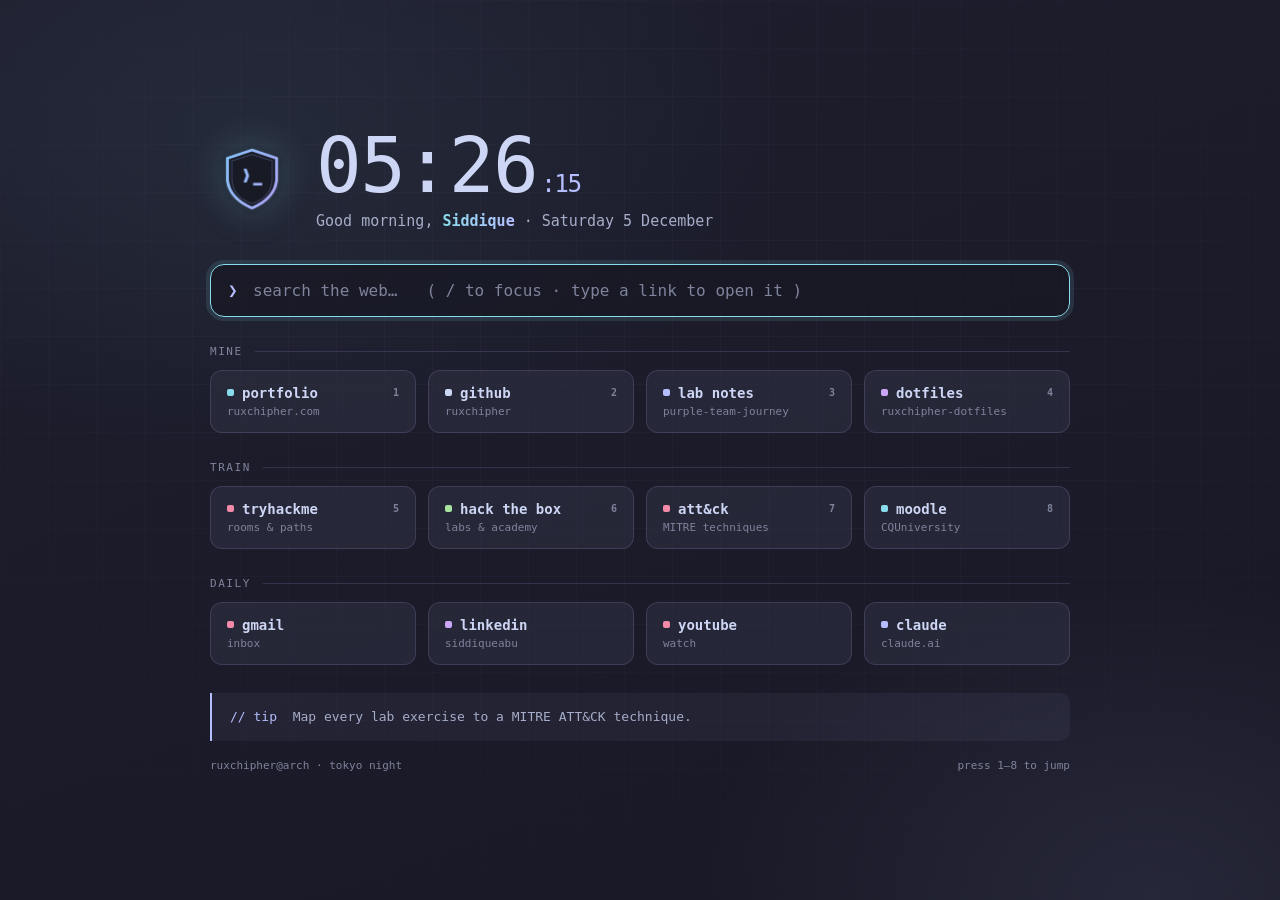
<file: .local/share/ruxchipher/startpage/index.html>
<!DOCTYPE html>
<html lang="en">
<head>
<meta charset="UTF-8">
<meta name="viewport" content="width=device-width, initial-scale=1.0">
<title>ruxchipher · start</title>
<link rel="icon" href="[data-uri]">
<style>
  :root {
    --bg: #1e1e2e; --bg2: #181825; --panel: rgba(49,50,68, 0.55); --line: rgba(203,166,247, 0.16);
    --fg: #cdd6f4; --sub: #a6adc8; --muted: #7f849c;
    --cyan: #89dceb; --blue: #cba6f7; --purple: #b4befe; --green: #a6e3a1; --red: #f38ba8;
    --mono: "JetBrainsMono Nerd Font", "JetBrains Mono", ui-monospace, monospace;
  }
  * { box-sizing: border-box; margin: 0; padding: 0; }
  html, body { height: 100%; }
  body {
    background: radial-gradient(ellipse 70% 60% at 20% 15%, rgba(137,220,235, 0.07), transparent 60%),
                radial-gradient(ellipse 60% 60% at 90% 100%, rgba(180,190,254, 0.09), transparent 60%),
                linear-gradient(160deg, var(--bg), var(--bg2));
    color: var(--fg); font-family: var(--mono);
    display: flex; align-items: center; justify-content: center; padding: 32px 16px;
    overflow-x: hidden;
  }
  body::before {
    content: ""; position: fixed; inset: 0; pointer-events: none;
    background-image: linear-gradient(rgba(203,166,247, 0.035) 1px, transparent 1px),
                      linear-gradient(90deg, rgba(203,166,247, 0.035) 1px, transparent 1px);
    background-size: 48px 48px;
    mask-image: radial-gradient(ellipse 80% 70% at 50% 40%, #000 30%, transparent 100%);
  }
  main { width: min(860px, 100%); position: relative; animation: rise 0.7s cubic-bezier(.22, 1, .36, 1); }
  @keyframes rise { from { opacity: 0; transform: translateY(14px); } }

  header { display: flex; align-items: center; gap: 22px; }
  header img { width: 84px; height: 84px; filter: drop-shadow(0 0 18px rgba(137,220,235, 0.25)); }
  .clock { font-size: clamp(48px, 9vw, 76px); font-weight: 200; line-height: 1; letter-spacing: -0.02em; }
  .clock .s { font-size: 0.32em; color: var(--purple); margin-left: 4px; }
  .hello { margin-top: 8px; color: var(--sub); font-size: 15px; }
  .hello b {
    background: linear-gradient(90deg, var(--cyan), var(--purple)); -webkit-background-clip: text; background-clip: text;
    color: transparent; font-weight: 700;
  }

  form { margin-top: 34px; position: relative; }
  form span { position: absolute; left: 18px; top: 50%; transform: translateY(-50%); color: var(--purple); }
  input {
    width: 100%; font: inherit; font-size: 16px; color: var(--fg);
    padding: 16px 18px 16px 42px; border-radius: 14px; border: 1px solid var(--line);
    background: rgba(24,24,37, 0.75); outline: none; transition: border-color .25s, box-shadow .25s;
  }
  input::placeholder { color: var(--muted); }
  input:focus { border-color: var(--cyan); box-shadow: 0 0 0 4px rgba(137,220,235, 0.12); }

  .grid { margin-top: 26px; display: grid; grid-template-columns: repeat(4, 1fr); gap: 12px; }
  .grid a {
    text-decoration: none; color: var(--fg); padding: 14px 16px; border-radius: 12px;
    background: var(--panel); border: 1px solid var(--line); display: flex; flex-direction: column; gap: 4px;
    transition: transform .25s cubic-bezier(.22, 1, .36, 1), border-color .25s, background .25s;
  }
  .grid a:hover, .grid a:focus-visible { transform: translateY(-3px); border-color: var(--c, var(--cyan)); background: rgba(49,50,68, 0.8); outline: none; }
  .grid .t { font-size: 14px; font-weight: 700; display: flex; align-items: center; gap: 8px; }
  .grid .t::before { content: ""; width: 7px; height: 7px; border-radius: 2px; background: var(--c, var(--cyan)); }
  .grid .d { font-size: 11px; color: var(--muted); white-space: nowrap; overflow: hidden; text-overflow: ellipsis; }
  .grid kbd { margin-left: auto; font: inherit; font-size: 10px; color: var(--muted); }
  .label { margin-top: 28px; font-size: 11px; letter-spacing: 0.14em; color: var(--muted); display: flex; align-items: center; gap: 12px; }
  .label::after { content: ""; flex: 1; height: 1px; background: var(--line); }
  .label + .grid { margin-top: 12px; }

  .tip {
    margin-top: 28px; padding: 14px 18px; border-left: 2px solid var(--purple); border-radius: 0 10px 10px 0;
    background: rgba(180,190,254, 0.06); color: var(--sub); font-size: 13px; line-height: 1.6;
  }
  .tip b { color: var(--purple); font-weight: 500; }
  footer { margin-top: 18px; font-size: 11px; color: var(--muted); display: flex; justify-content: space-between; flex-wrap: wrap; gap: 8px; }

  @media (max-width: 720px) {
    .grid { grid-template-columns: repeat(2, 1fr); }
    header { gap: 14px; }
    header img { width: 60px; height: 60px; }
  }
  @media (prefers-reduced-motion: reduce) { main { animation: none; } .grid a { transition: none; } }
</style>
</head>
<body>
<main>
  <header>
    <img src="[data-uri]" alt="ruxchipher shield logo">
    <div>
      <div class="clock" id="clock">--:--<span class="s">:--</span></div>
      <div class="hello"><span id="greet">Hello</span>, <b>Siddique</b> · <span id="date"></span></div>
    </div>
  </header>

  <form action="https://www.google.com/search" method="get" autocomplete="off">
    <span>❯</span>
    <input name="q" id="q" placeholder="search the web…   ( / to focus · type a link to open it )" autofocus>
  </form>

  <div class="label">MINE</div>
  <div class="grid">
    <a href="https://ruxchipher.com" style="--c:var(--cyan)"><span class="t">portfolio <kbd>1</kbd></span><span class="d">ruxchipher.com</span></a>
    <a href="https://github.com/ruxchipher" style="--c:var(--fg)"><span class="t">github <kbd>2</kbd></span><span class="d">ruxchipher</span></a>
    <a href="https://github.com/ruxchipher/purple-team-journey" style="--c:var(--purple)"><span class="t">lab notes <kbd>3</kbd></span><span class="d">purple-team-journey</span></a>
    <a href="https://github.com/ruxchipher/ruxchipher-dotfiles" style="--c:var(--blue)"><span class="t">dotfiles <kbd>4</kbd></span><span class="d">ruxchipher-dotfiles</span></a>
  </div>

  <div class="label">TRAIN</div>
  <div class="grid">
    <a href="https://tryhackme.com" style="--c:var(--red)"><span class="t">tryhackme <kbd>5</kbd></span><span class="d">rooms & paths</span></a>
    <a href="https://app.hackthebox.com" style="--c:var(--green)"><span class="t">hack the box <kbd>6</kbd></span><span class="d">labs & academy</span></a>
    <a href="https://attack.mitre.org" style="--c:var(--red)"><span class="t">att&amp;ck <kbd>7</kbd></span><span class="d">MITRE techniques</span></a>
    <a href="https://moodle.cqu.edu.au" style="--c:var(--cyan)"><span class="t">moodle <kbd>8</kbd></span><span class="d">CQUniversity</span></a>
  </div>

  <div class="label">DAILY</div>
  <div class="grid">
    <a href="https://mail.google.com" style="--c:var(--red)"><span class="t">gmail</span><span class="d">inbox</span></a>
    <a href="https://www.linkedin.com/in/siddiqueabu/" style="--c:var(--blue)"><span class="t">linkedin</span><span class="d">siddiqueabu</span></a>
    <a href="https://www.youtube.com" style="--c:var(--red)"><span class="t">youtube</span><span class="d">watch</span></a>
    <a href="https://claude.ai" style="--c:var(--purple)"><span class="t">claude</span><span class="d">claude.ai</span></a>
  </div>

  <div class="tip"><b>// tip</b>&nbsp; <span id="tip"></span></div>
  <footer><span>ruxchipher@arch · tokyo night</span><span>press 1–8 to jump</span></footer>
</main>

<script>
  const TIPS = [
    "Every attack you run in the lab should end with a detection you can show for it.",
    "Event ID 4769 with ticket encryption 0x17 (RC4) is a classic Kerberoasting tell.",
    "Snapshot the lab before every attack. Rolling back beats rebuilding.",
    "Sysmon Event ID 1 (process creation) answers most \"what ran?\" questions.",
    "Baseline normal first. You cannot spot weird without knowing boring.",
    "Map every lab exercise to a MITRE ATT&CK technique.",
    "Document as you go: future you is the first reader of your write-up.",
    "Least privilege first. Detection is the backup plan, not the plan."
  ];
  const pad = n => String(n).padStart(2, "0");
  function tick() {
    const d = new Date(), h = d.getHours();
    document.getElementById("clock").innerHTML = pad(h) + ":" + pad(d.getMinutes()) + '<span class="s">:' + pad(d.getSeconds()) + "</span>";
    document.getElementById("greet").textContent = h < 5 ? "Burning the midnight oil" : h < 12 ? "Good morning" : h < 18 ? "Good afternoon" : "Good evening";
    document.getElementById("date").textContent = d.toLocaleDateString("en-AU", { weekday: "long", day: "numeric", month: "long" });
  }
  tick(); setInterval(tick, 1000);
  document.getElementById("tip").textContent = TIPS[Math.floor(Date.now() / 900000) % TIPS.length];

  const q = document.getElementById("q");
  const links = [...document.querySelectorAll(".grid a")];
  document.addEventListener("keydown", e => {
    if (document.activeElement === q) return;
    if (e.key === "/") { e.preventDefault(); q.focus(); }
    const n = parseInt(e.key, 10);
    if (n >= 1 && n <= 8) location.href = links[n - 1].href;
  });
  document.querySelector("form").addEventListener("submit", e => {
    const v = q.value.trim();
    if (/^[\w-]+(\.[\w-]+)+(\/\S*)?$/.test(v) && !v.includes(" ")) { e.preventDefault(); location.href = "https://" + v; }
  });
</script>
</body>
</html>
</file>
